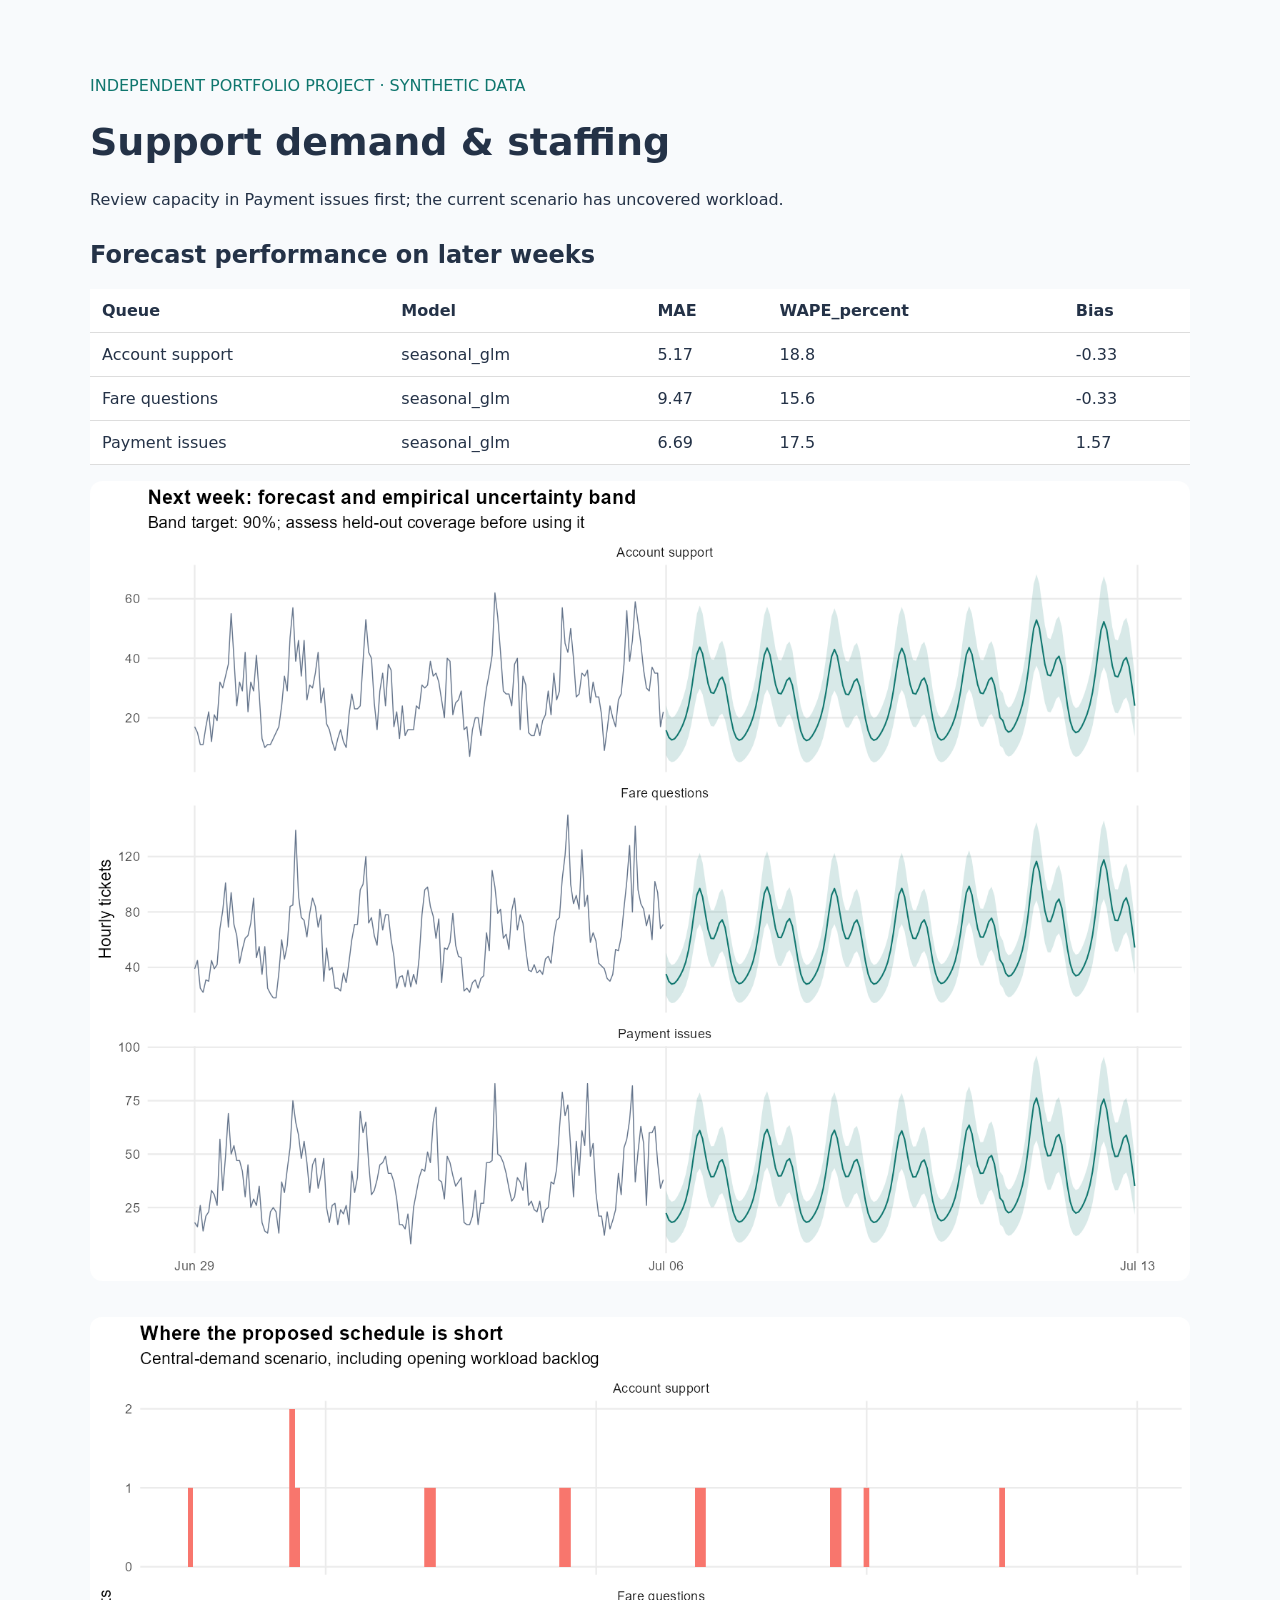
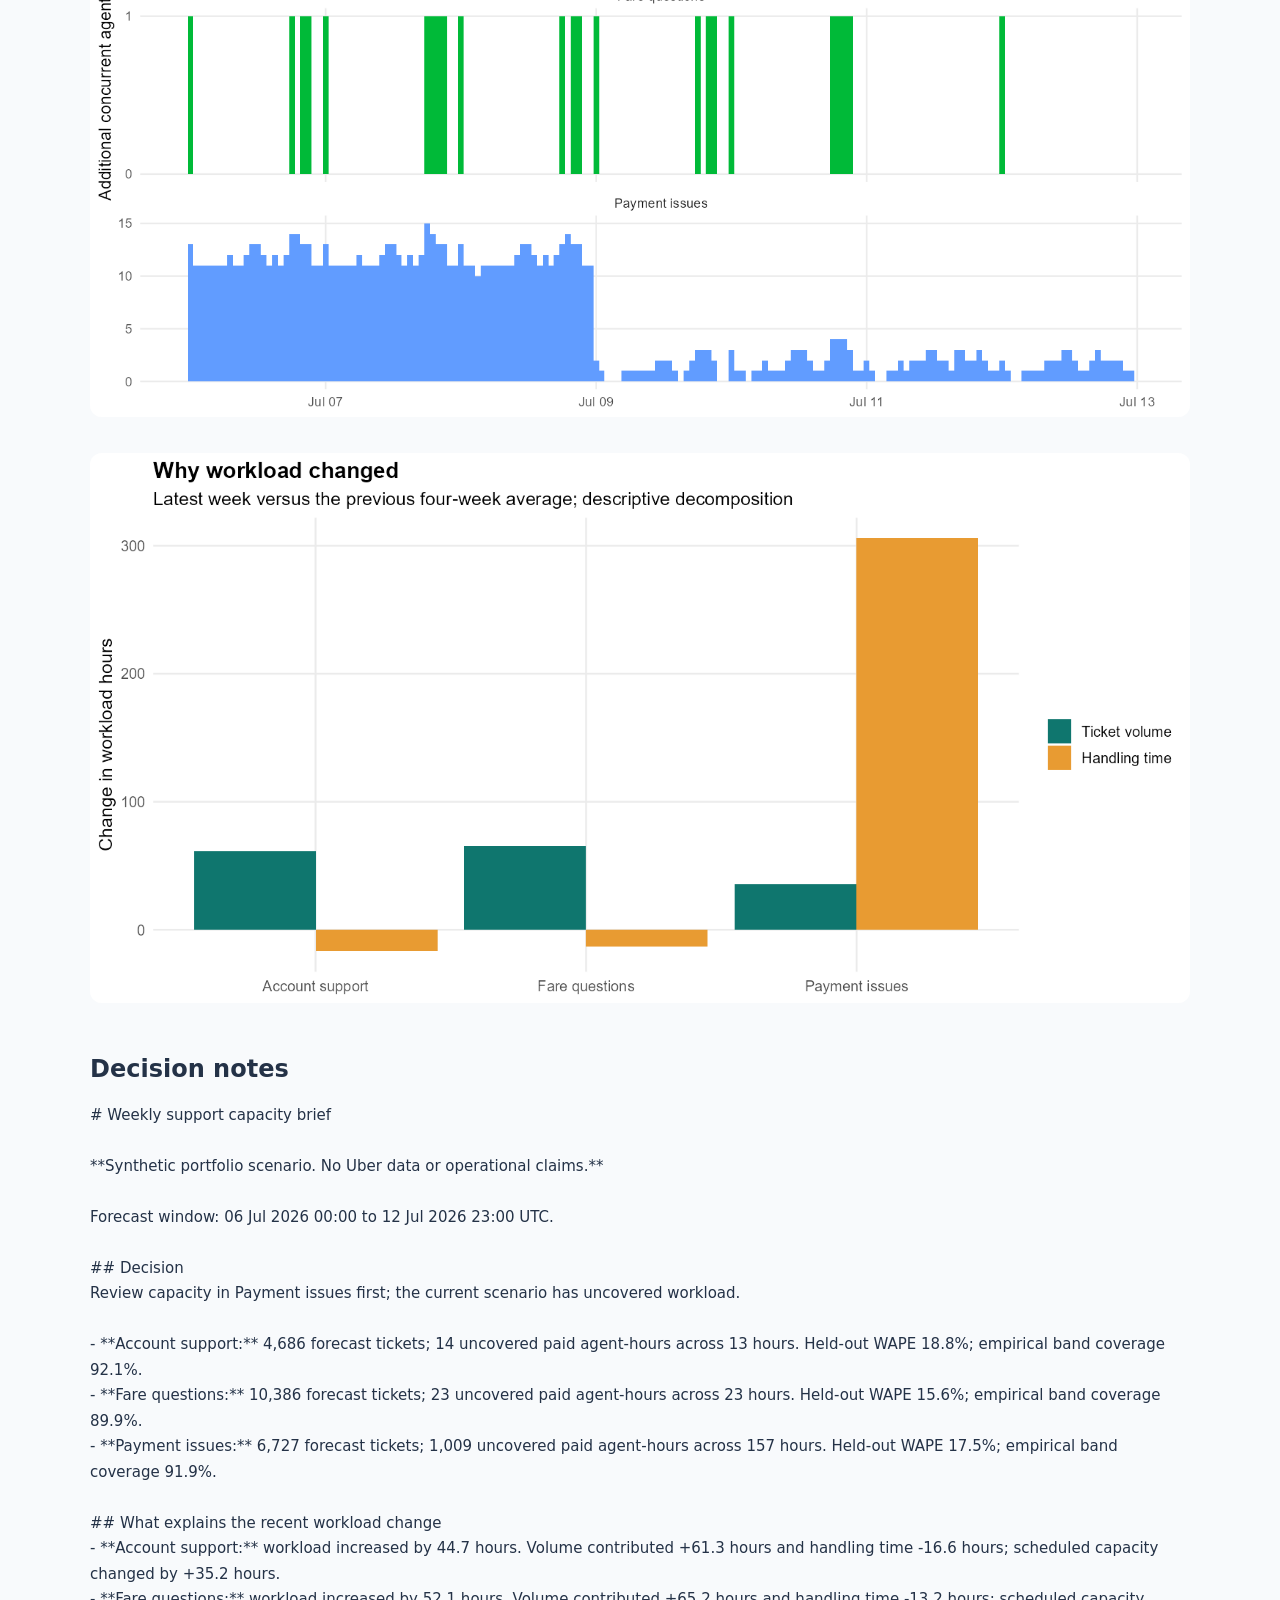
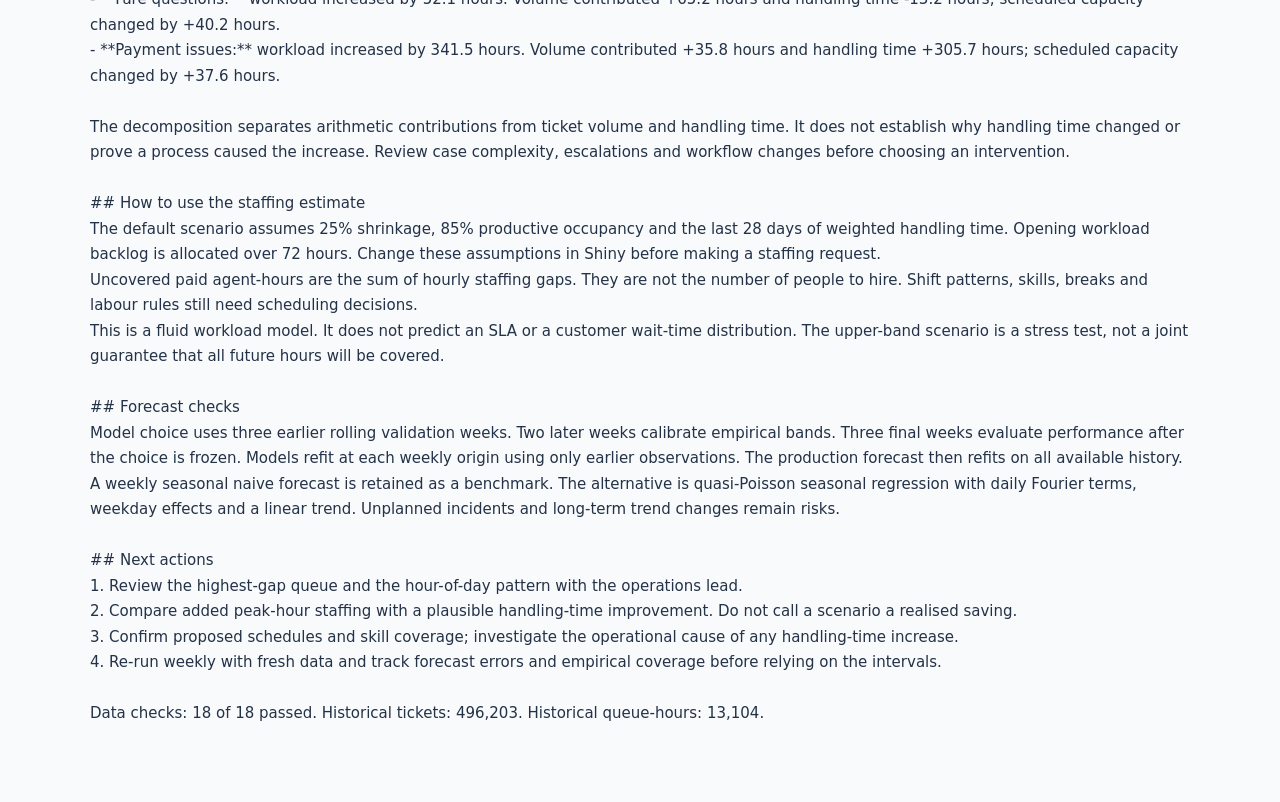
<file: index.html>
<!DOCTYPE html>
<html lang="en">
<head>
<meta charset="utf-8"/>
<meta http-equiv="refresh" content="0; url=outputs/weekly_report.html"/>
<title>Support demand and staffing weekly report</title>
</head>
<body>
<p>Opening the weekly support capacity report. If it does not load, use
<a href="outputs/weekly_report.html">outputs/weekly_report.html</a>.</p>
</body>
</html>
</file>
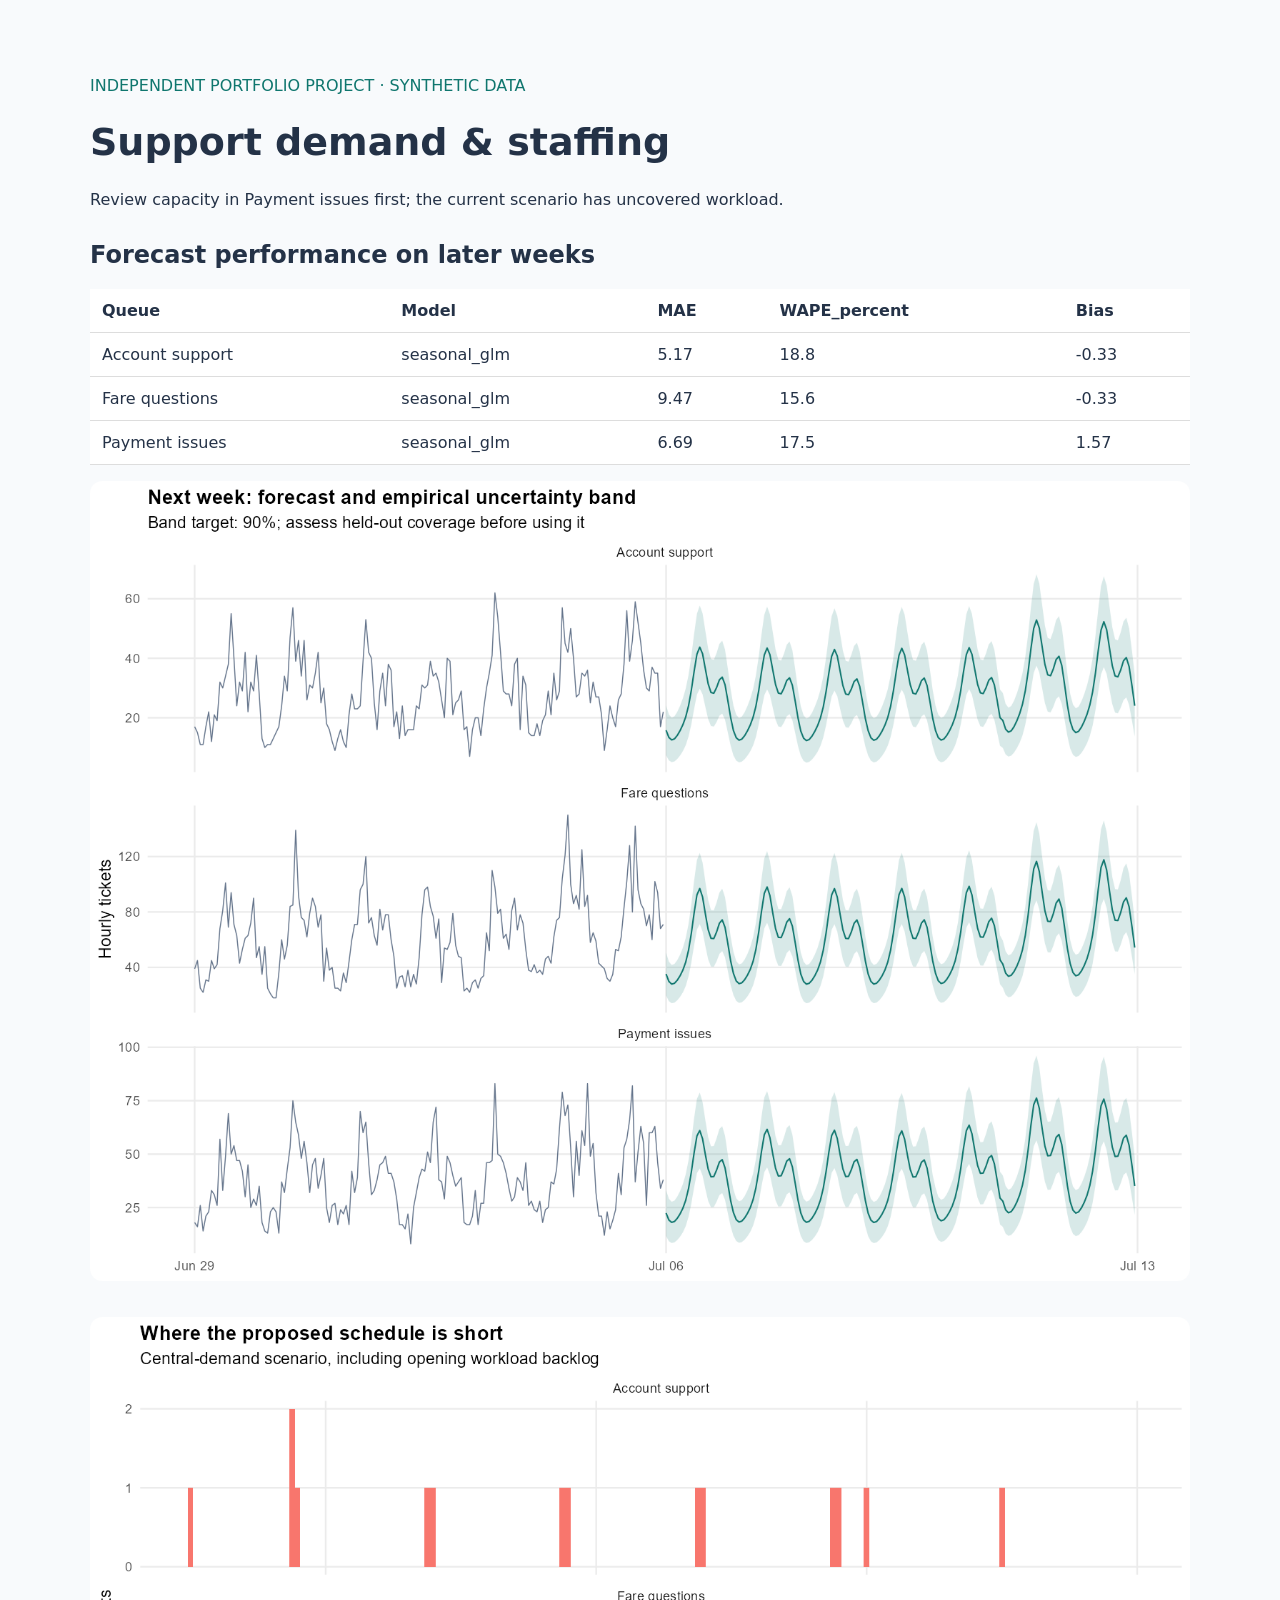
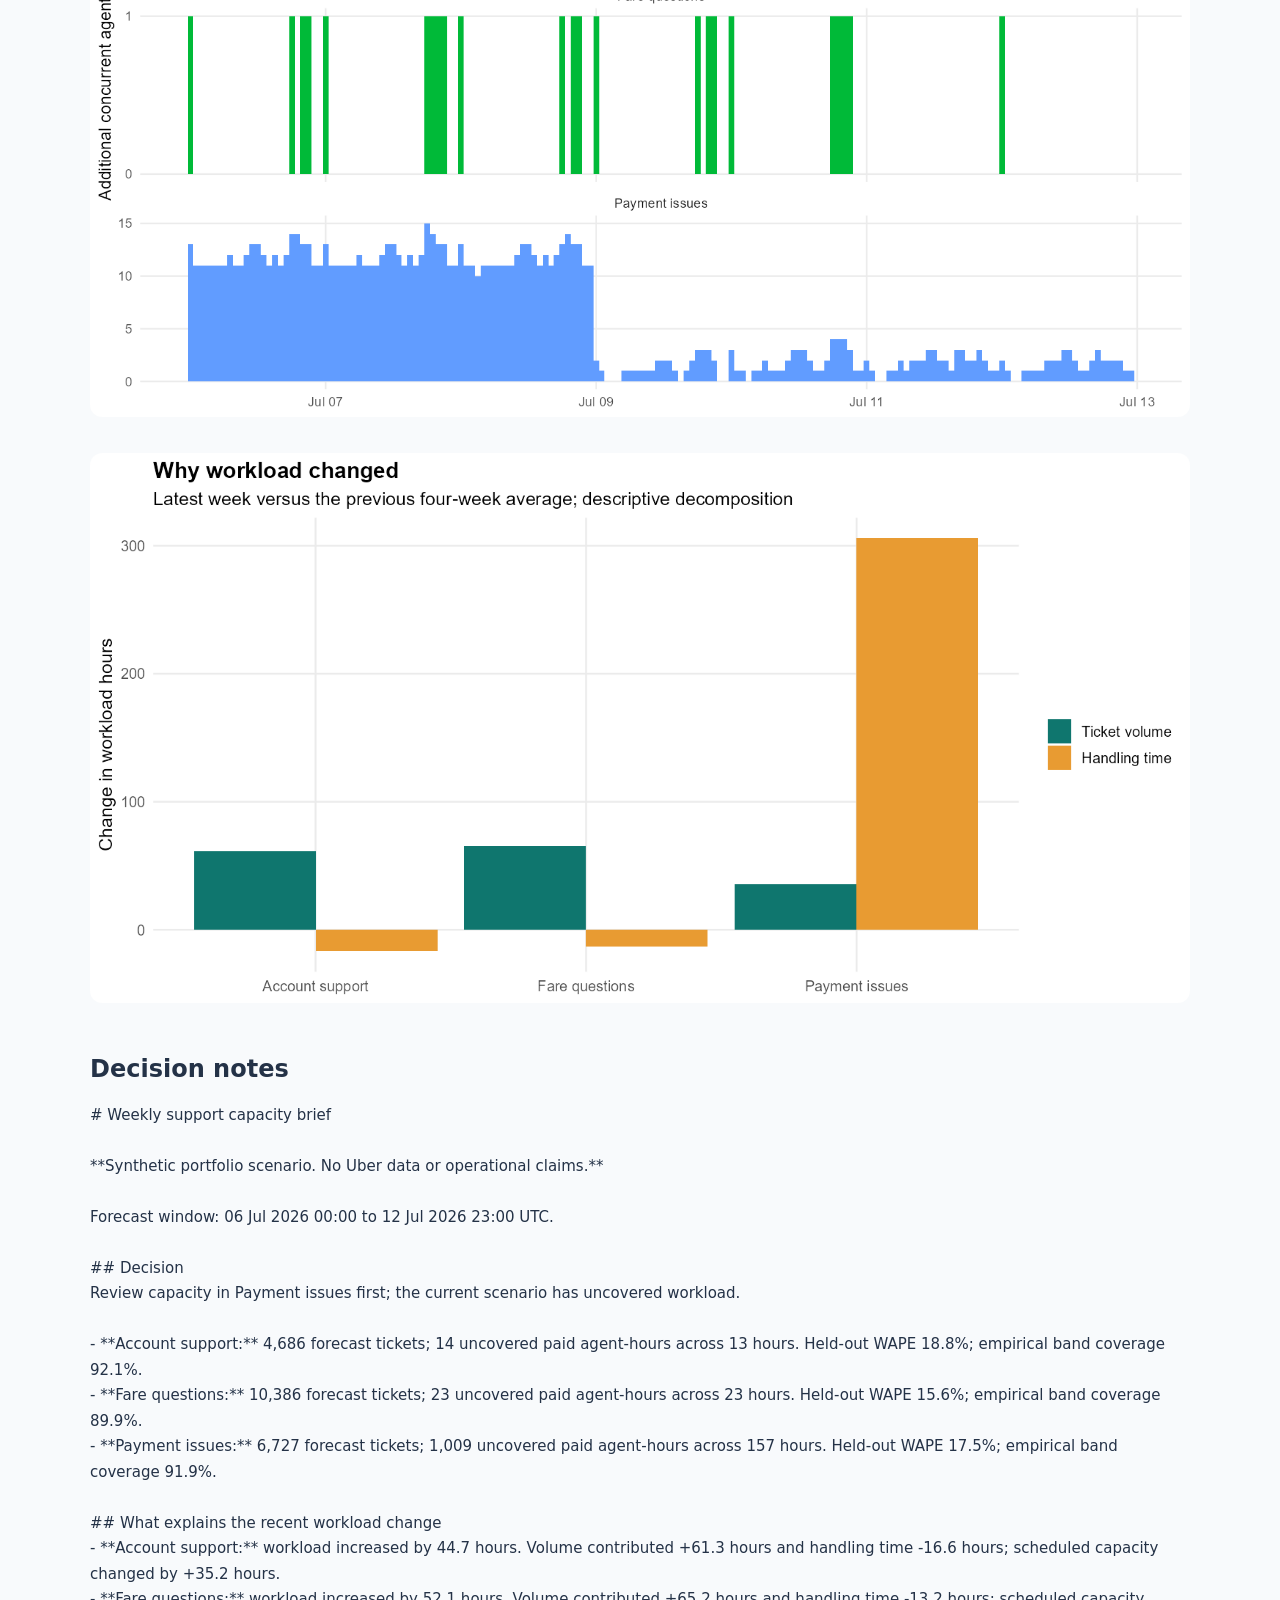
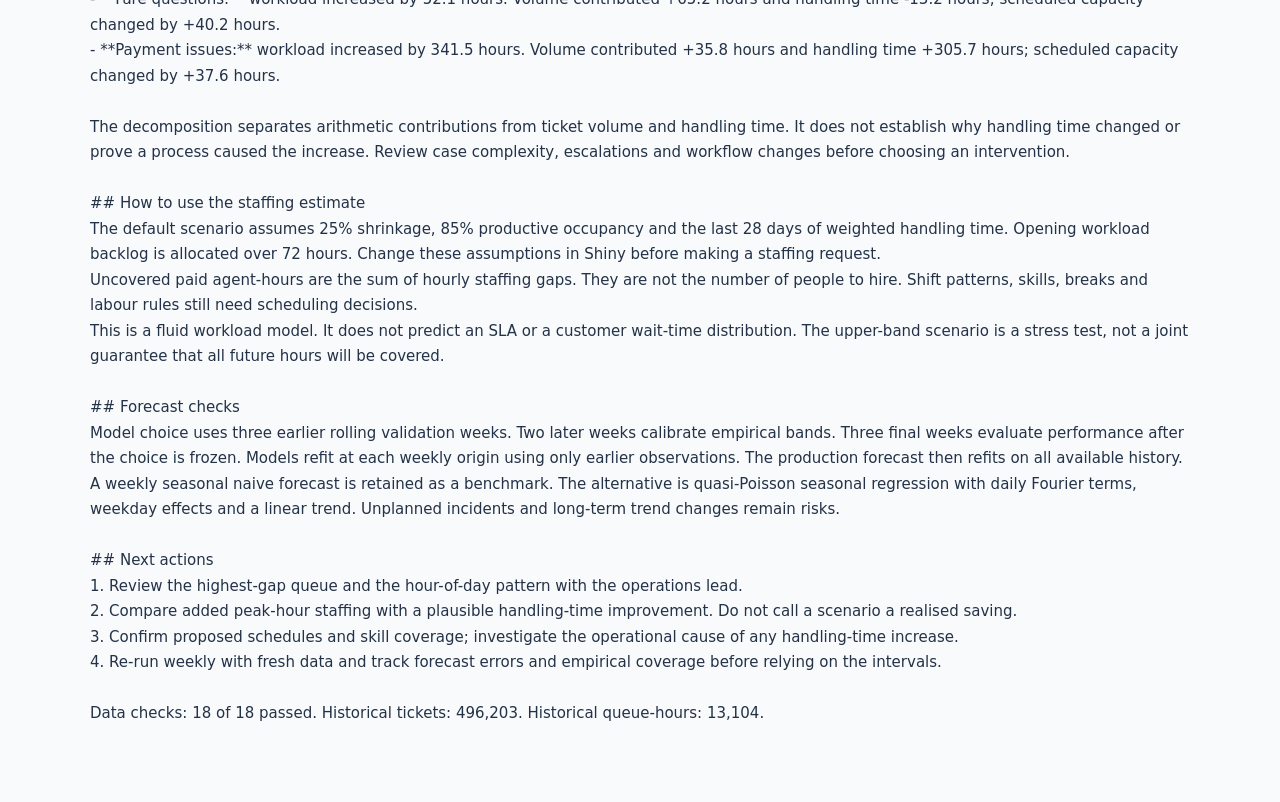
<file: outputs/weekly_report.html>
<!DOCTYPE html>
<html lang="en">
<head>
<meta charset="utf-8"/>
<style>body{background-color:#f8fafc;}</style>

  <title>Weekly support capacity brief</title>
  <style>body{font:16px system-ui;color:#243247;max-width:1100px;margin:40px auto;padding:20px;background:#f8fafc}h1{font-size:38px}h2{margin-top:32px}img{width:100%;background:white;border-radius:12px;margin:16px 0}table{border-collapse:collapse;width:100%;background:white}th,td{padding:12px;text-align:left;border-bottom:1px solid #ddd}pre{white-space:pre-wrap;font:15px/1.7 system-ui}.notice{color:#0f766e}</style>
</head>
<body>
<p class="notice">INDEPENDENT PORTFOLIO PROJECT · SYNTHETIC DATA</p>
<h1>Support demand &amp; staffing</h1>
<p>Review capacity in Payment issues first; the current scenario has uncovered workload.</p>
<h2>Forecast performance on later weeks</h2>
<table class="table">
  <thead>
    <tr>
      <th>Queue</th>
      <th>Model</th>
      <th>MAE</th>
      <th>WAPE_percent</th>
      <th>Bias</th>
    </tr>
  </thead>
  <tbody>
    <tr>
      <td>Account support</td>
      <td>seasonal_glm</td>
      <td>5.17</td>
      <td>18.8</td>
      <td>-0.33</td>
    </tr>
    <tr>
      <td>Fare questions</td>
      <td>seasonal_glm</td>
      <td>9.47</td>
      <td>15.6</td>
      <td>-0.33</td>
    </tr>
    <tr>
      <td>Payment issues</td>
      <td>seasonal_glm</td>
      <td>6.69</td>
      <td>17.5</td>
      <td>1.57</td>
    </tr>
  </tbody>
</table>
<img src="figures/forecast.png"/>
<img src="figures/staffing_gap.png"/>
<img src="figures/workload_drivers.png"/>
<h2>Decision notes</h2>
<pre># Weekly support capacity brief

**Synthetic portfolio scenario. No Uber data or operational claims.**

Forecast window: 06 Jul 2026 00:00 to 12 Jul 2026 23:00 UTC.

## Decision
Review capacity in Payment issues first; the current scenario has uncovered workload.

- **Account support:** 4,686 forecast tickets; 14 uncovered paid agent-hours across 13 hours. Held-out WAPE 18.8%; empirical band coverage 92.1%.
- **Fare questions:** 10,386 forecast tickets; 23 uncovered paid agent-hours across 23 hours. Held-out WAPE 15.6%; empirical band coverage 89.9%.
- **Payment issues:** 6,727 forecast tickets; 1,009 uncovered paid agent-hours across 157 hours. Held-out WAPE 17.5%; empirical band coverage 91.9%.

## What explains the recent workload change
- **Account support:** workload increased by 44.7 hours. Volume contributed +61.3 hours and handling time -16.6 hours; scheduled capacity changed by +35.2 hours.
- **Fare questions:** workload increased by 52.1 hours. Volume contributed +65.2 hours and handling time -13.2 hours; scheduled capacity changed by +40.2 hours.
- **Payment issues:** workload increased by 341.5 hours. Volume contributed +35.8 hours and handling time +305.7 hours; scheduled capacity changed by +37.6 hours.

The decomposition separates arithmetic contributions from ticket volume and handling time. It does not establish why handling time changed or prove a process caused the increase. Review case complexity, escalations and workflow changes before choosing an intervention.

## How to use the staffing estimate
The default scenario assumes 25% shrinkage, 85% productive occupancy and the last 28 days of weighted handling time. Opening workload backlog is allocated over 72 hours. Change these assumptions in Shiny before making a staffing request.
Uncovered paid agent-hours are the sum of hourly staffing gaps. They are not the number of people to hire. Shift patterns, skills, breaks and labour rules still need scheduling decisions.
This is a fluid workload model. It does not predict an SLA or a customer wait-time distribution. The upper-band scenario is a stress test, not a joint guarantee that all future hours will be covered.

## Forecast checks
Model choice uses three earlier rolling validation weeks. Two later weeks calibrate empirical bands. Three final weeks evaluate performance after the choice is frozen. Models refit at each weekly origin using only earlier observations. The production forecast then refits on all available history.
A weekly seasonal naive forecast is retained as a benchmark. The alternative is quasi-Poisson seasonal regression with daily Fourier terms, weekday effects and a linear trend. Unplanned incidents and long-term trend changes remain risks.

## Next actions
1. Review the highest-gap queue and the hour-of-day pattern with the operations lead.
2. Compare added peak-hour staffing with a plausible handling-time improvement. Do not call a scenario a realised saving.
3. Confirm proposed schedules and skill coverage; investigate the operational cause of any handling-time increase.
4. Re-run weekly with fresh data and track forecast errors and empirical coverage before relying on the intervals.

Data checks: 18 of 18 passed. Historical tickets: 496,203. Historical queue-hours: 13,104.</pre>
</body>
</html>
</file>
